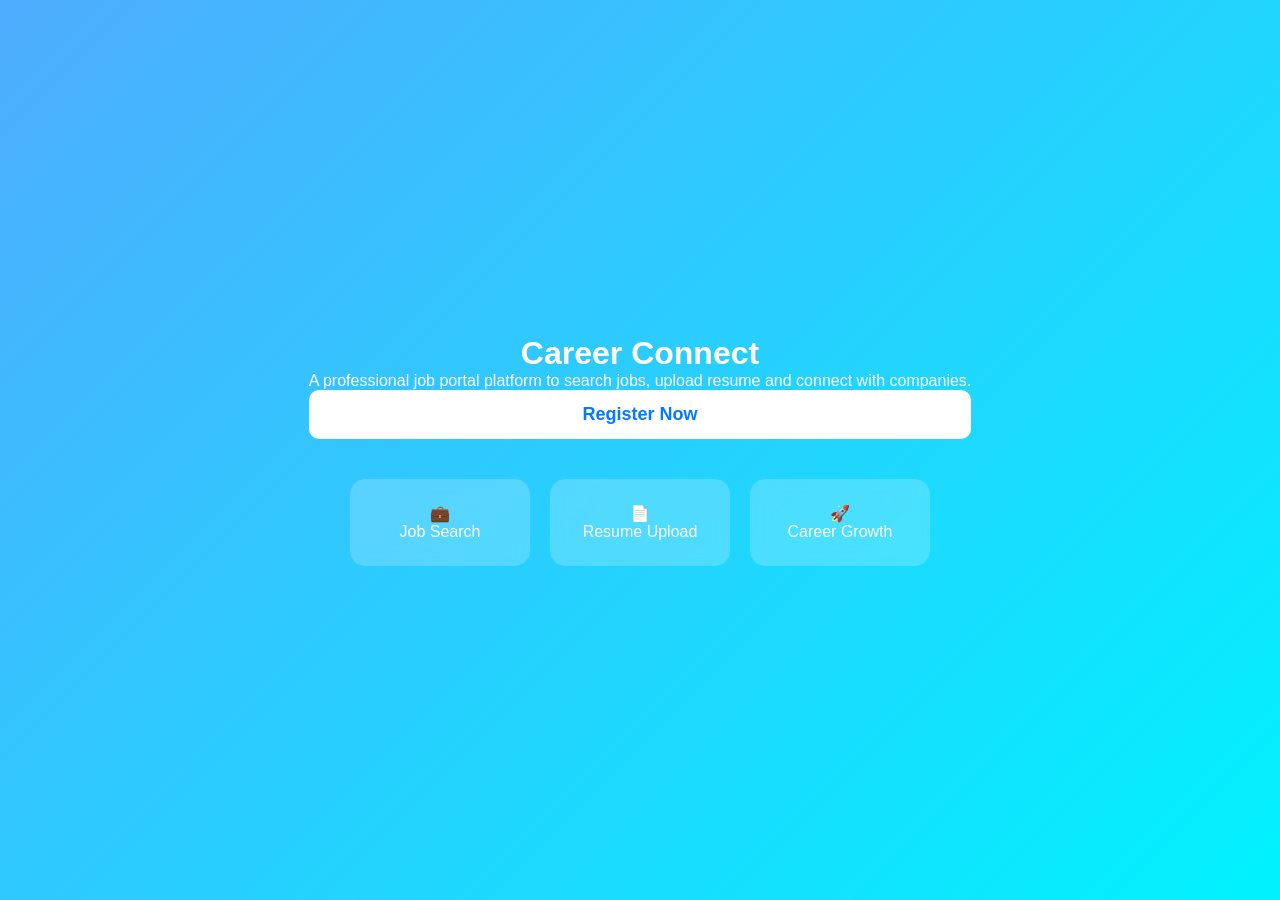
<file: EX4.html>
<!DOCTYPE html>
<html lang="en">
<head>

<meta charset="UTF-8">
<meta name="viewport" content="width=device-width, initial-scale=1.0">

<title>Job Portal Registration</title>

<link rel="stylesheet"
href="https://cdnjs.cloudflare.com/ajax/libs/font-awesome/6.5.2/css/all.min.css">

<style>
    .home{
    display:flex;
    flex-direction:column;
    justify-content:center;
    align-items:center;
    text-align:center;
    min-height:100vh;
    color:white;
}

.features{
    display:flex;
    gap:20px;
    margin-top:40px;
}

.box{
    background:rgba(255,255,255,.2);
    padding:25px;
    border-radius:15px;
    width:180px;
    backdrop-filter:blur(8px);
}

*{
margin:0;
padding:0;
box-sizing:border-box;
font-family:'Segoe UI',sans-serif;
}

body{

display:flex;
justify-content:center;
align-items:center;
min-height:100vh;

background:linear-gradient(135deg,#4facfe,#00f2fe);

}

.container{

width:430px;
background:rgba(255,255,255,.18);
backdrop-filter:blur(15px);

padding:35px;

border-radius:20px;

box-shadow:0 20px 40px rgba(0,0,0,.3);

border:1px solid rgba(255,255,255,.3);

}

.container h1{

text-align:center;
color:white;
margin-bottom:5px;

}

.container p{

text-align:center;
color:#eee;
margin-bottom:25px;

}

.input-group{

margin-bottom:18px;

}

.input-group label{

display:block;

font-weight:bold;

color:white;

margin-bottom:6px;

}

.input-box{

position:relative;

}

.input-box i{

position:absolute;

left:15px;

top:15px;

color:#666;

}

.input-box input{

width:100%;

padding:12px 12px 12px 45px;

border:none;

outline:none;

border-radius:10px;

font-size:15px;

transition:.3s;

}

.input-box input:focus{

box-shadow:0 0 10px cyan;

transform:scale(1.02);

}

input[type=file]{

padding:10px;

background:white;

}

button{

width:100%;

padding:14px;

background:white;

color:#007BFF;

border:none;

border-radius:10px;

font-size:18px;

font-weight:bold;

cursor:pointer;

transition:.4s;

}

button:hover{

background:#007BFF;

color:white;

transform:translateY(-3px);

box-shadow:0 10px 20px rgba(0,0,0,.3);

}

.footer{

margin-top:15px;

text-align:center;

color:white;

font-size:14px;

}

@media(max-width:500px){

.container{

width:95%;

}

}

</style>

</head>
<body>




<!-- HOME PAGE -->


<div class="home" id="homePage">


<h1>Career Connect</h1>


<p>

A professional job portal platform to search jobs,
upload resume and connect with companies.

</p>



<button onclick="openRegister()">

Register Now

</button>




<div class="features">


<div class="box">

💼
<br>
Job Search

</div>


<div class="box">

📄
<br>
Resume Upload

</div>


<div class="box">

🚀
<br>
Career Growth

</div>
</div>
</div>

<div class="container" id="registerPage" style="display:none;">
<h1><i class="fa-solid fa-user-plus"></i> Job Portal</h1>

<p>User Registration Form</p>

<form onsubmit="return validateForm()">

<div class="input-group">

<label>Full Name</label>

<div class="input-box">

<i class="fa fa-user"></i>

<input
type="text"
id="name"
placeholder="Enter Full Name">

</div>

</div>

<div class="input-group">

<label>Email Address</label>

<div class="input-box">

<i class="fa-solid fa-envelope"></i>

<input
type="email"
id="email"
placeholder="Enter Email">

</div>

</div>

<div class="input-group">

<label>Mobile Number</label>

<div class="input-box">

<i class="fa-solid fa-phone"></i>

<input
type="text"
id="phone"
placeholder="Enter Mobile Number">

</div>

</div>

<div class="input-group">

<label>Password</label>

<div class="input-box">

<i class="fa-solid fa-lock"></i>

<input
type="password"
id="password"
placeholder="Create Password">

</div>

</div>

<div class="input-group">

<label>Confirm Password</label>

<div class="input-box">

<i class="fa-solid fa-key"></i>

<input
type="password"
id="confirm"
placeholder="Confirm Password">

</div>

</div>

<div class="input-group">

<label>Upload Resume</label>

<input
type="file"
id="resume">

</div>

<button type="submit">

Register Now

</button>

</form>

<div class="footer">

© 2026 Job Portal

</div>

</div>

<script>


function openRegister() {
    document.getElementById("homePage").style.display = "none";
    document.getElementById("registerPage").style.display = "block";
}

function validateForm(){

var name=document.getElementById("name").value;

var email=document.getElementById("email").value;

var phone=document.getElementById("phone").value;

var password=document.getElementById("password").value;

var confirm=document.getElementById("confirm").value;

var resume=document.getElementById("resume").value;



var namePattern=/^[A-Za-z ]+$/;

var emailPattern=/^[^\s@]+@[^\s@]+\.[^\s@]+$/;

var phonePattern=/^[6-9][0-9]{9}$/;

var passwordPattern=/^(?=.*[a-z])(?=.*[A-Z])(?=.*\d)(?=.*[@#$%^&*!])[A-Za-z\d@#$%^&*!]{8,}$/;

var filePattern=/\.(pdf|doc|docx)$/i;



if(name==""){

alert("Enter Name");

return false;

}

if(!namePattern.test(name)){

alert("Only alphabets allowed.");

return false;

}



if(email==""){

alert("Enter Email");

return false;

}

if(!emailPattern.test(email)){

alert("Invalid Email");

return false;

}



if(phone==""){

alert("Enter Mobile Number");

return false;

}

if(!phonePattern.test(phone)){

alert("Enter Valid 10 Digit Mobile Number");

return false;

}



if(password==""){

alert("Enter Password");

return false;

}

if(!passwordPattern.test(password)){

alert("Password must contain:\n\nMinimum 8 Characters\nOne Uppercase\nOne Lowercase\nOne Number\nOne Special Character");

return false;

}



if(confirm==""){

alert("Confirm Password");

return false;

}

if(password!=confirm){

alert("Password does not match.");

return false;

}



if(resume==""){

alert("Upload Resume");

return false;

}

if(!filePattern.test(resume)){

alert("Only PDF DOC DOCX Allowed");

return false;

}



alert("Registration Successful");

return true;

}

</script>

</body>
</html>
</file>
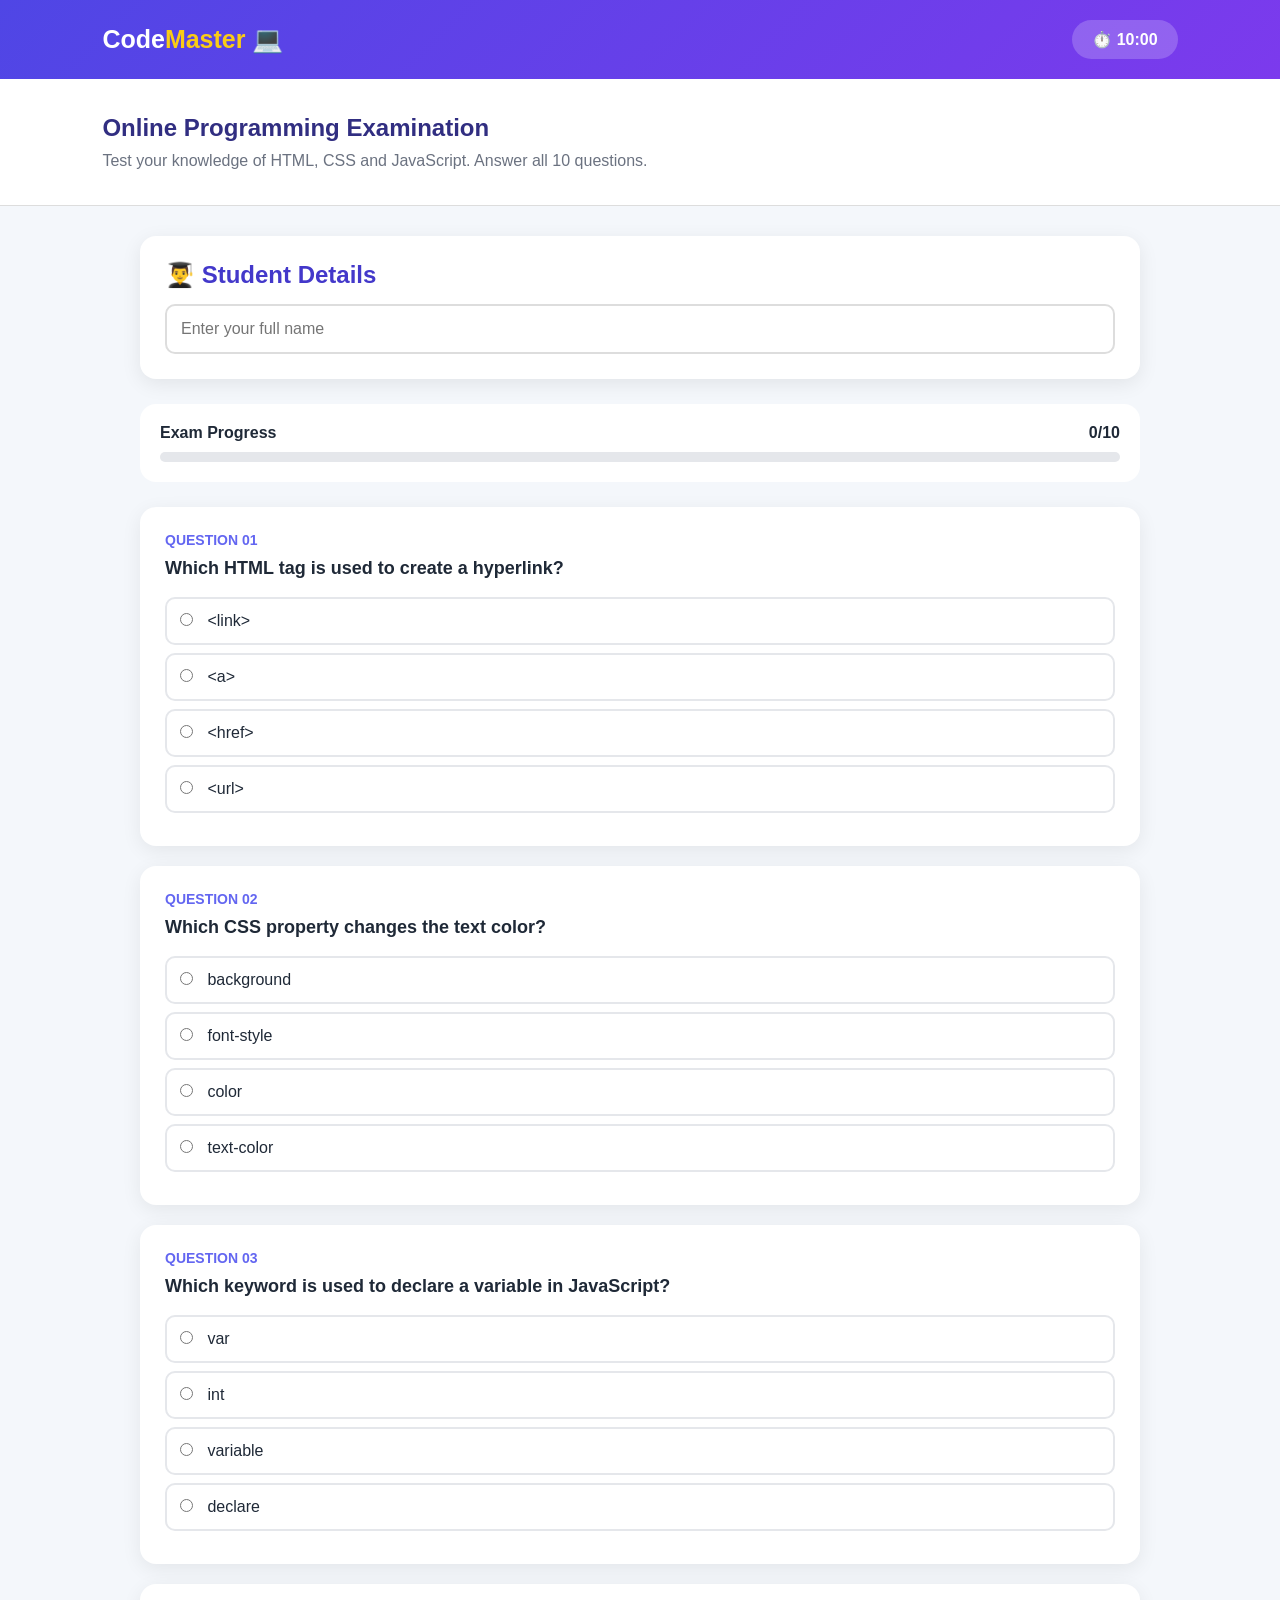
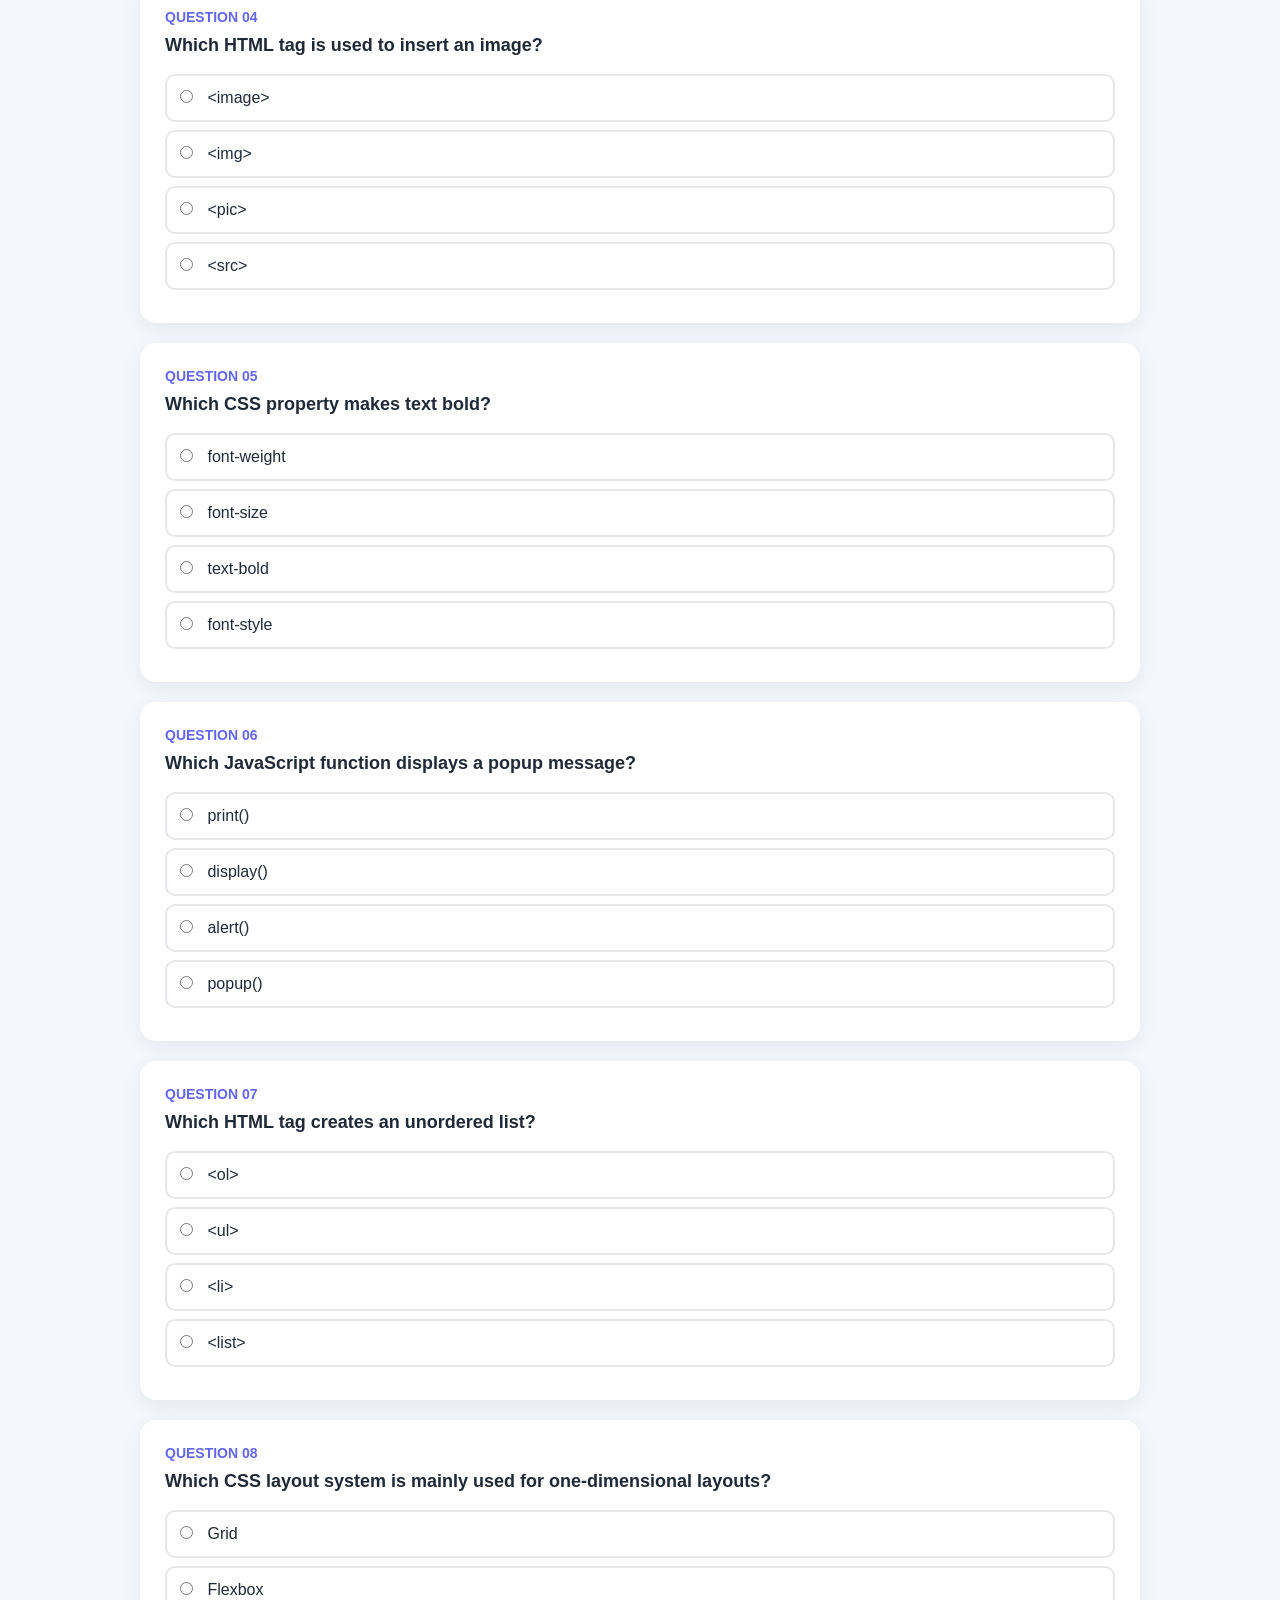
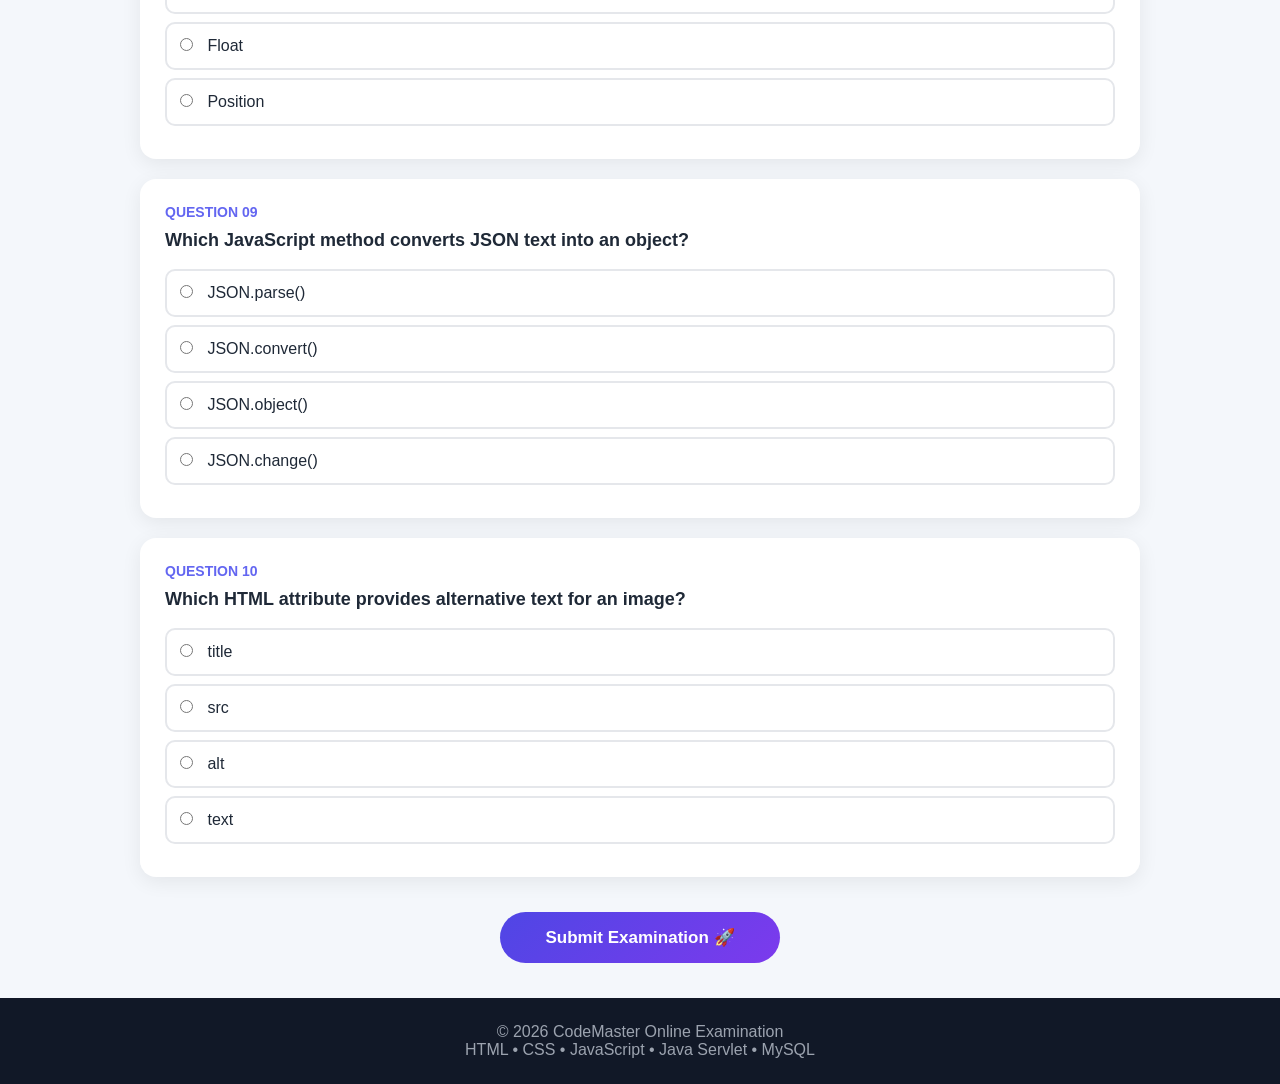
<file: EX5.html>
<!DOCTYPE html>
<html lang="en">

<head>

    <meta charset="UTF-8">

    <meta name="viewport"
          content="width=device-width, initial-scale=1.0">

    <title>CodeMaster - Online Exam</title>

    <style>

        * {
            margin: 0;
            padding: 0;
            box-sizing: border-box;
            font-family: Arial, sans-serif;
        }

        body {
            background: #f4f7fb;
            color: #1f2937;
        }

        /* HEADER */

        header {
            background: linear-gradient(135deg,#4f46e5,#7c3aed);
            color: white;
            padding: 20px 8%;
            display: flex;
            justify-content: space-between;
            align-items: center;
        }

        .logo {
            font-size: 25px;
            font-weight: bold;
        }

        .logo span {
            color: #facc15;
        }

        .timer {
            background: rgba(255,255,255,0.2);
            padding: 10px 20px;
            border-radius: 30px;
            font-weight: bold;
        }

        /* HERO */

        .hero {
            background: white;
            padding: 35px 8%;
            border-bottom: 1px solid #ddd;
        }

        .hero h1 {
            color: #312e81;
            margin-bottom: 10px;
        }

        .hero p {
            color: #6b7280;
        }

        /* MAIN */

        .container {
            width: 85%;
            max-width: 1000px;
            margin: 30px auto;
        }

        /* STUDENT */

        .student-box {
            background: white;
            padding: 25px;
            border-radius: 16px;
            box-shadow: 0 5px 20px rgba(0,0,0,0.08);
            margin-bottom: 25px;
        }

        .student-box h2 {
            color: #4338ca;
            margin-bottom: 15px;
        }

        .name-input {
            width: 100%;
            padding: 14px;
            border: 2px solid #ddd;
            border-radius: 10px;
            font-size: 16px;
            outline: none;
        }

        .name-input:focus {
            border-color: #6366f1;
        }

        /* PROGRESS */

        .progress-box {
            background: white;
            padding: 20px;
            border-radius: 16px;
            margin-bottom: 25px;
        }

        .progress-info {
            display: flex;
            justify-content: space-between;
            margin-bottom: 10px;
            font-weight: bold;
        }

        .progress-bg {
            height: 10px;
            background: #e5e7eb;
            border-radius: 20px;
            overflow: hidden;
        }

        .progress-bar {
            height: 100%;
            width: 0%;
            background: linear-gradient(90deg,#4f46e5,#a855f7);
            transition: 0.3s;
        }

        /* QUESTIONS */

        .question-card {
            background: white;
            padding: 25px;
            margin-bottom: 20px;
            border-radius: 16px;
            box-shadow: 0 5px 20px rgba(0,0,0,0.07);
        }

        .question-number {
            color: #6366f1;
            font-size: 14px;
            font-weight: bold;
            margin-bottom: 10px;
        }

        .question {
            font-size: 18px;
            font-weight: bold;
            margin-bottom: 18px;
        }

        .option {
            display: block;
            padding: 13px;
            margin: 8px 0;
            border: 2px solid #e5e7eb;
            border-radius: 10px;
            cursor: pointer;
            transition: 0.2s;
        }

        .option:hover {
            background: #f5f3ff;
            border-color: #8b5cf6;
        }

        .option input {
            margin-right: 10px;
        }

        /* SUBMIT */

        .submit-area {
            text-align: center;
            margin: 35px 0;
        }

        .submit-btn {
            border: none;
            padding: 15px 45px;
            border-radius: 30px;
            background: linear-gradient(135deg,#4f46e5,#7c3aed);
            color: white;
            font-size: 17px;
            font-weight: bold;
            cursor: pointer;
        }

        .submit-btn:hover {
            transform: translateY(-2px);
        }

        footer {
            background: #111827;
            color: #9ca3af;
            text-align: center;
            padding: 25px;
        }

        @media(max-width:700px) {

            header {
                padding: 18px 5%;
            }

            .container {
                width: 92%;
            }

        }

    </style>

</head>


<body>

<header>

    <div class="logo">
        Code<span>Master</span> 💻
    </div>

    <div class="timer">
        ⏱️ <span id="timer">10:00</span>
    </div>

</header>


<section class="hero">

    <h1>Online Programming Examination</h1>

    <p>
        Test your knowledge of HTML, CSS and JavaScript.
        Answer all 10 questions.
    </p>

</section>


<div class="container">

<form action="ExamServlet"
      method="post"
      id="examForm">


<!-- STUDENT -->

<div class="student-box">

    <h2>👨‍🎓 Student Details</h2>

    <input type="text"
           name="studentName"
           class="name-input"
           placeholder="Enter your full name"
           required>

</div>


<!-- PROGRESS -->

<div class="progress-box">

    <div class="progress-info">

        <span>Exam Progress</span>

        <span>
            <span id="answered">0</span>/10
        </span>

    </div>

    <div class="progress-bg">

        <div class="progress-bar"
             id="progressBar">
        </div>

    </div>

</div>


<!-- Q1 -->

<div class="question-card">

    <div class="question-number">
        QUESTION 01
    </div>

    <div class="question">
        Which HTML tag is used to create a hyperlink?
    </div>

    <label class="option">
        <input type="radio" name="q1" value="A">
        &lt;link&gt;
    </label>

    <label class="option">
        <input type="radio" name="q1" value="B">
        &lt;a&gt;
    </label>

    <label class="option">
        <input type="radio" name="q1" value="C">
        &lt;href&gt;
    </label>

    <label class="option">
        <input type="radio" name="q1" value="D">
        &lt;url&gt;
    </label>

</div>


<!-- Q2 -->

<div class="question-card">

    <div class="question-number">
        QUESTION 02
    </div>

    <div class="question">
        Which CSS property changes the text color?
    </div>

    <label class="option">
        <input type="radio" name="q2" value="A">
        background
    </label>

    <label class="option">
        <input type="radio" name="q2" value="B">
        font-style
    </label>

    <label class="option">
        <input type="radio" name="q2" value="C">
        color
    </label>

    <label class="option">
        <input type="radio" name="q2" value="D">
        text-color
    </label>

</div>


<!-- Q3 -->

<div class="question-card">

    <div class="question-number">
        QUESTION 03
    </div>

    <div class="question">
        Which keyword is used to declare a variable in JavaScript?
    </div>

    <label class="option">
        <input type="radio" name="q3" value="A">
        var
    </label>

    <label class="option">
        <input type="radio" name="q3" value="B">
        int
    </label>

    <label class="option">
        <input type="radio" name="q3" value="C">
        variable
    </label>

    <label class="option">
        <input type="radio" name="q3" value="D">
        declare
    </label>

</div>


<!-- Q4 -->

<div class="question-card">

    <div class="question-number">
        QUESTION 04
    </div>

    <div class="question">
        Which HTML tag is used to insert an image?
    </div>

    <label class="option">
        <input type="radio" name="q4" value="A">
        &lt;image&gt;
    </label>

    <label class="option">
        <input type="radio" name="q4" value="B">
        &lt;img&gt;
    </label>

    <label class="option">
        <input type="radio" name="q4" value="C">
        &lt;pic&gt;
    </label>

    <label class="option">
        <input type="radio" name="q4" value="D">
        &lt;src&gt;
    </label>

</div>


<!-- Q5 -->

<div class="question-card">

    <div class="question-number">
        QUESTION 05
    </div>

    <div class="question">
        Which CSS property makes text bold?
    </div>

    <label class="option">
        <input type="radio" name="q5" value="A">
        font-weight
    </label>

    <label class="option">
        <input type="radio" name="q5" value="B">
        font-size
    </label>

    <label class="option">
        <input type="radio" name="q5" value="C">
        text-bold
    </label>

    <label class="option">
        <input type="radio" name="q5" value="D">
        font-style
    </label>

</div>


<!-- Q6 -->

<div class="question-card">

    <div class="question-number">
        QUESTION 06
    </div>

    <div class="question">
        Which JavaScript function displays a popup message?
    </div>

    <label class="option">
        <input type="radio" name="q6" value="A">
        print()
    </label>

    <label class="option">
        <input type="radio" name="q6" value="B">
        display()
    </label>

    <label class="option">
        <input type="radio" name="q6" value="C">
        alert()
    </label>

    <label class="option">
        <input type="radio" name="q6" value="D">
        popup()
    </label>

</div>


<!-- Q7 -->

<div class="question-card">

    <div class="question-number">
        QUESTION 07
    </div>

    <div class="question">
        Which HTML tag creates an unordered list?
    </div>

    <label class="option">
        <input type="radio" name="q7" value="A">
        &lt;ol&gt;
    </label>

    <label class="option">
        <input type="radio" name="q7" value="B">
        &lt;ul&gt;
    </label>

    <label class="option">
        <input type="radio" name="q7" value="C">
        &lt;li&gt;
    </label>

    <label class="option">
        <input type="radio" name="q7" value="D">
        &lt;list&gt;
    </label>

</div>


<!-- Q8 -->

<div class="question-card">

    <div class="question-number">
        QUESTION 08
    </div>

    <div class="question">
        Which CSS layout system is mainly used for
        one-dimensional layouts?
    </div>

    <label class="option">
        <input type="radio" name="q8" value="A">
        Grid
    </label>

    <label class="option">
        <input type="radio" name="q8" value="B">
        Flexbox
    </label>

    <label class="option">
        <input type="radio" name="q8" value="C">
        Float
    </label>

    <label class="option">
        <input type="radio" name="q8" value="D">
        Position
    </label>

</div>


<!-- Q9 -->

<div class="question-card">

    <div class="question-number">
        QUESTION 09
    </div>

    <div class="question">
        Which JavaScript method converts JSON text into an object?
    </div>

    <label class="option">
        <input type="radio" name="q9" value="A">
        JSON.parse()
    </label>

    <label class="option">
        <input type="radio" name="q9" value="B">
        JSON.convert()
    </label>

    <label class="option">
        <input type="radio" name="q9" value="C">
        JSON.object()
    </label>

    <label class="option">
        <input type="radio" name="q9" value="D">
        JSON.change()
    </label>

</div>


<!-- Q10 -->

<div class="question-card">

    <div class="question-number">
        QUESTION 10
    </div>

    <div class="question">
        Which HTML attribute provides alternative text for an image?
    </div>

    <label class="option">
        <input type="radio" name="q10" value="A">
        title
    </label>

    <label class="option">
        <input type="radio" name="q10" value="B">
        src
    </label>

    <label class="option">
        <input type="radio" name="q10" value="C">
        alt
    </label>

    <label class="option">
        <input type="radio" name="q10" value="D">
        text
    </label>

</div>


<div class="submit-area">

    <button type="submit"
            class="submit-btn">

        Submit Examination 🚀

    </button>

</div>

</form>

</div>


<footer>

    <p>© 2026 CodeMaster Online Examination</p>
    <p>HTML • CSS • JavaScript • Java Servlet • MySQL</p>

</footer>


<script>

let time = 600;

let timer = document.getElementById("timer");

let countdown = setInterval(function() {

    let minutes = Math.floor(time / 60);

    let seconds = time % 60;

    seconds = seconds < 10
            ? "0" + seconds
            : seconds;

    timer.innerHTML =
        minutes + ":" + seconds;

    if (time <= 0) {

        clearInterval(countdown);

        alert("Time is over!");

        document.getElementById("examForm").submit();

    }

    time--;

}, 1000);


// PROGRESS

let radios =
    document.querySelectorAll(
        'input[type="radio"]'
    );

radios.forEach(function(radio) {

    radio.addEventListener("change",
        function() {

            let answered = 0;

            for(let i = 1; i <= 10; i++) {

                if(document.querySelector(
                    'input[name="q' + i + '"]:checked'
                )) {

                    answered++;

                }

            }

            document.getElementById(
                "answered"
            ).innerHTML = answered;

            document.getElementById(
                "progressBar"
            ).style.width =
                (answered * 10) + "%";

        });

});


// VALIDATION

document.getElementById("examForm")
.addEventListener("submit", function(event) {

    let missing = [];

    for(let i = 1; i <= 10; i++) {

        if(!document.querySelector(
            'input[name="q' + i + '"]:checked'
        )) {

            missing.push(i);

        }

    }

    if(missing.length > 0) {

        event.preventDefault();

        alert(
            "Please answer all questions.\n\n" +
            "Unanswered: Question " +
            missing.join(", ")
        );

    }

});

</script>

</body>

</html>
</file>
